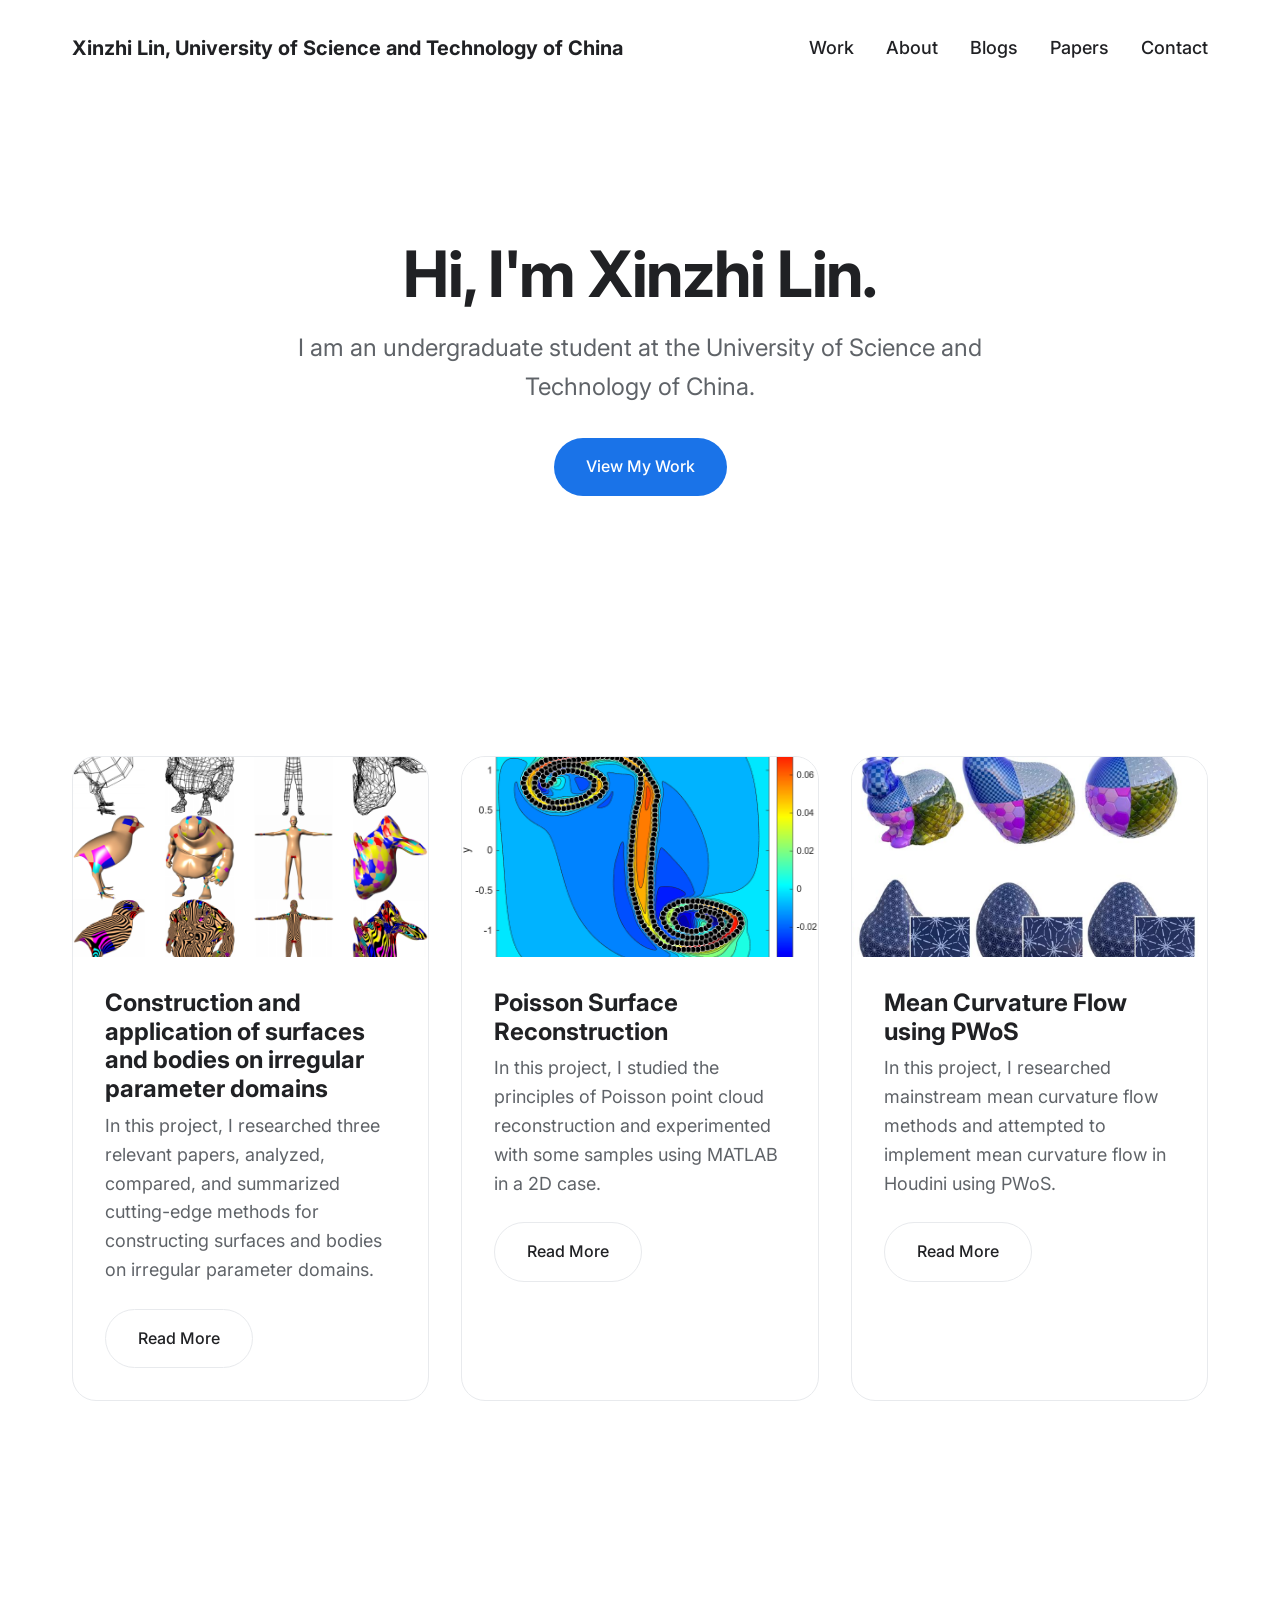
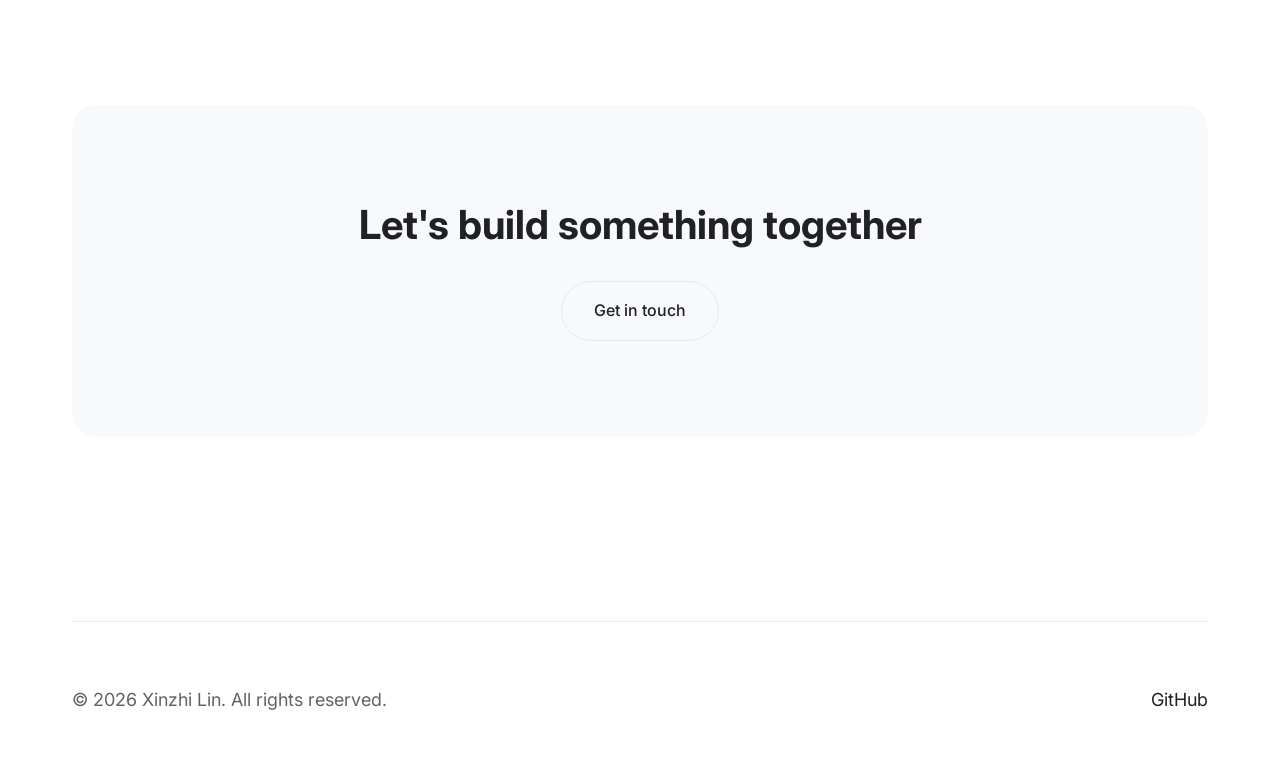
<file: index.html>
<!DOCTYPE html>
<html lang="en">
<head>
    <meta charset="UTF-8">
    <meta name="viewport" content="width=device-width, initial-scale=1.0">
    <title>Xinzhi Lin - Portfolio</title>
    <link rel="stylesheet" href="styles.css">
    <link rel="stylesheet" href="project-page.css">
</head>
<body>
    <div class="container">
        <!-- Header -->
        <header class="header reveal">
            <div class="logo">Xinzhi Lin, University of Science and Technology of China</div>
            <nav class="nav-links">
                <a href="#work">Work</a>
                <a href="about.html">About</a>
                <a href="blogs.html">Blogs</a>
                <a href="papers.html">Papers</a>
                <a href="contact.html">Contact</a>
            </nav>
        </header>

        <!-- Hero Section -->
        <main>
            <section class="section hero-section reveal">
                <h1 class="hero-headline">Hi, I'm Xinzhi Lin.</h1>
                <p class="hero-subheadline">I am an undergraduate student at the University of Science and Technology of China.</p>
                <a href="#work" class="btn btn-primary">View My Work</a>
            </section>

            <!-- Projects Section -->
            <section id="work" class="section">
                <div class="grid grid-cols-3">
                    <!-- Project 1 -->
                    <article class="project-card reveal">
                        <a href="projects/irregular-surfaces.html">
                            <img class="project-card-img" src="assets/projects/irregular-surfaces/thumbnail.png" alt="Irregular parameter domain surface construction">
                        </a>
                        <div class="project-content">
                            <h3 class="project-title">Construction and application of surfaces and bodies on irregular parameter domains</h3>
                            <p class="project-desc">In this project, I researched three relevant papers, analyzed, compared, and summarized cutting-edge methods for constructing surfaces and bodies on irregular parameter domains.</p>
                            <a href="projects/irregular-surfaces.html" class="btn btn-secondary">Read More</a>
                        </div>
                    </article>

                    <!-- Project 2 -->
                    <article class="project-card reveal">
                        <a href="projects/poisson-reconstruction.html">
                            <img class="project-card-img" src="assets/projects/poisson-reconstruction/thumbnail.png" alt="Poisson Surface Reconstruction in MATLAB">
                        </a>
                        <div class="project-content">
                            <h3 class="project-title">Poisson Surface Reconstruction</h3>
                            <p class="project-desc">In this project, I studied the principles of Poisson point cloud reconstruction and experimented with some samples using MATLAB in a 2D case.</p>
                            <a href="projects/poisson-reconstruction.html" class="btn btn-secondary">Read More</a>
                        </div>
                    </article>

                    <!-- Project 3 -->
                    <article class="project-card reveal">
                        <a href="projects/mean-curvature-flow.html">
                            <img class="project-card-img" src="assets/projects/mean-curvature-flow/thumbnail.png" alt="Mean Curvature Flow using PWoS">
                        </a>
                        <div class="project-content">
                            <h3 class="project-title">Mean Curvature Flow using PWoS</h3>
                            <p class="project-desc">In this project, I researched mainstream mean curvature flow methods and attempted to implement mean curvature flow in Houdini using PWoS.</p>
                            <a href="projects/mean-curvature-flow.html" class="btn btn-secondary">Read More</a>
                        </div>
                    </article>
                </div>
            </section>

            <!-- CTA Section -->
            <section class="section reveal">
                <div class="cta-section">
                    <h2 class="cta-headline">Let's build something together</h2>
                    <a href="contact.html" class="btn btn-secondary">Get in touch</a>
                </div>
            </section>
        </main>

        <!-- Footer -->
        <footer class="footer reveal">
            <div class="copyright">&copy; 2026 Xinzhi Lin. All rights reserved.</div>
            <div class="footer-links">
                <a href="https://github.com/ClevelandFG" target="_blank" rel="noopener noreferrer">GitHub</a>
            </div>
        </footer>
    </div>

    <script>
        document.addEventListener("DOMContentLoaded", function() {
            const observer = new IntersectionObserver((entries, observer) => {
                const intersectingEntries = entries.filter(entry => entry.isIntersecting);
                
                intersectingEntries.forEach((entry, index) => {
                    const el = entry.target;
                    // Stagger delay for elements appearing simultaneously
                    el.style.transitionDelay = `${index * 100}ms`;
                    // Trigger reflow to ensure transition runs
                    void el.offsetWidth;
                    el.classList.add('active');
                    observer.unobserve(el);
                });
            }, { threshold: 0.1 });

            document.querySelectorAll('.reveal').forEach((el) => {
                observer.observe(el);
            });
        });
    </script>
</body>
</html>
</file>
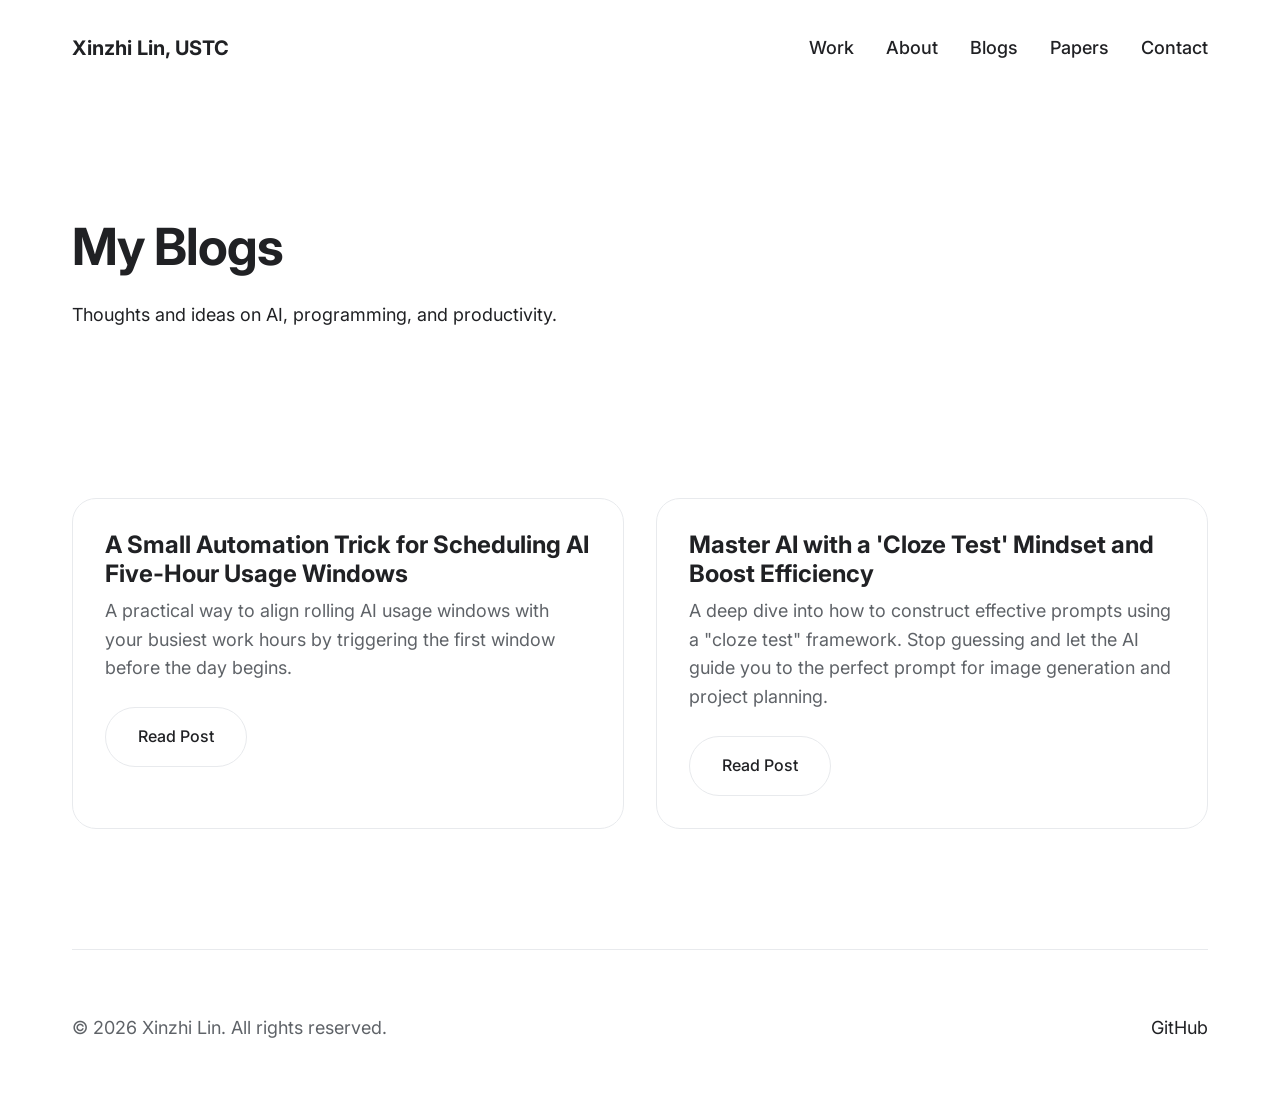
<file: blogs.html>
<!DOCTYPE html>
<html lang="en">
<head>
    <meta charset="UTF-8">
    <meta name="viewport" content="width=device-width, initial-scale=1.0">
    <title>Blogs - Xinzhi Lin</title>
    <link rel="stylesheet" href="styles.css">
    <link rel="stylesheet" href="project-page.css">
</head>
<body>
    <div class="container">
        <!-- Header -->
        <header class="header fade-in-up">
            <div class="logo"><a href="index.html">Xinzhi Lin, USTC</a></div>
            <nav class="nav-links">
                <a href="index.html#work">Work</a>
                <a href="about.html">About</a>
                <a href="blogs.html" class="active">Blogs</a>
                <a href="papers.html">Papers</a>
                <a href="contact.html">Contact</a>
            </nav>
        </header>

        <main>
            <section class="project-hero fade-in-up delay-100">
                <h1 class="project-page-title">My Blogs</h1>
                <p style="margin-top: 20px; color: var(--color-text-light);">Thoughts and ideas on AI, programming, and productivity.</p>
            </section>

            <section class="section fade-in-up delay-200">
                <div class="grid grid-cols-3">
                    <article class="project-card">
                        <div class="project-content">
                            <h3 class="project-title">A Small Automation Trick for Scheduling AI Five-Hour Usage Windows</h3>
                            <p class="project-desc">A practical way to align rolling AI usage windows with your busiest work hours by triggering the first window before the day begins.</p>
                            <a href="blogs/ai-five-hour-window-scheduling.html" class="btn btn-secondary">Read Post</a>
                        </div>
                    </article>

                    <article class="project-card">
                        <div class="project-content">
                            <h3 class="project-title">Master AI with a 'Cloze Test' Mindset and Boost Efficiency</h3>
                            <p class="project-desc">A deep dive into how to construct effective prompts using a "cloze test" framework. Stop guessing and let the AI guide you to the perfect prompt for image generation and project planning.</p>
                            <a href="blogs/master-ai-cloze-test.html" class="btn btn-secondary">Read Post</a>
                        </div>
                    </article>
                </div>
            </section>
        </main>

        <!-- Footer -->
        <footer class="footer fade-in-up delay-300">
            <div class="copyright">&copy; 2026 Xinzhi Lin. All rights reserved.</div>
            <div class="footer-links">
                <a href="https://github.com/ClevelandFG" target="_blank" rel="noopener noreferrer">GitHub</a>
            </div>
        </footer>
    </div>
</body>
</html>
</file>
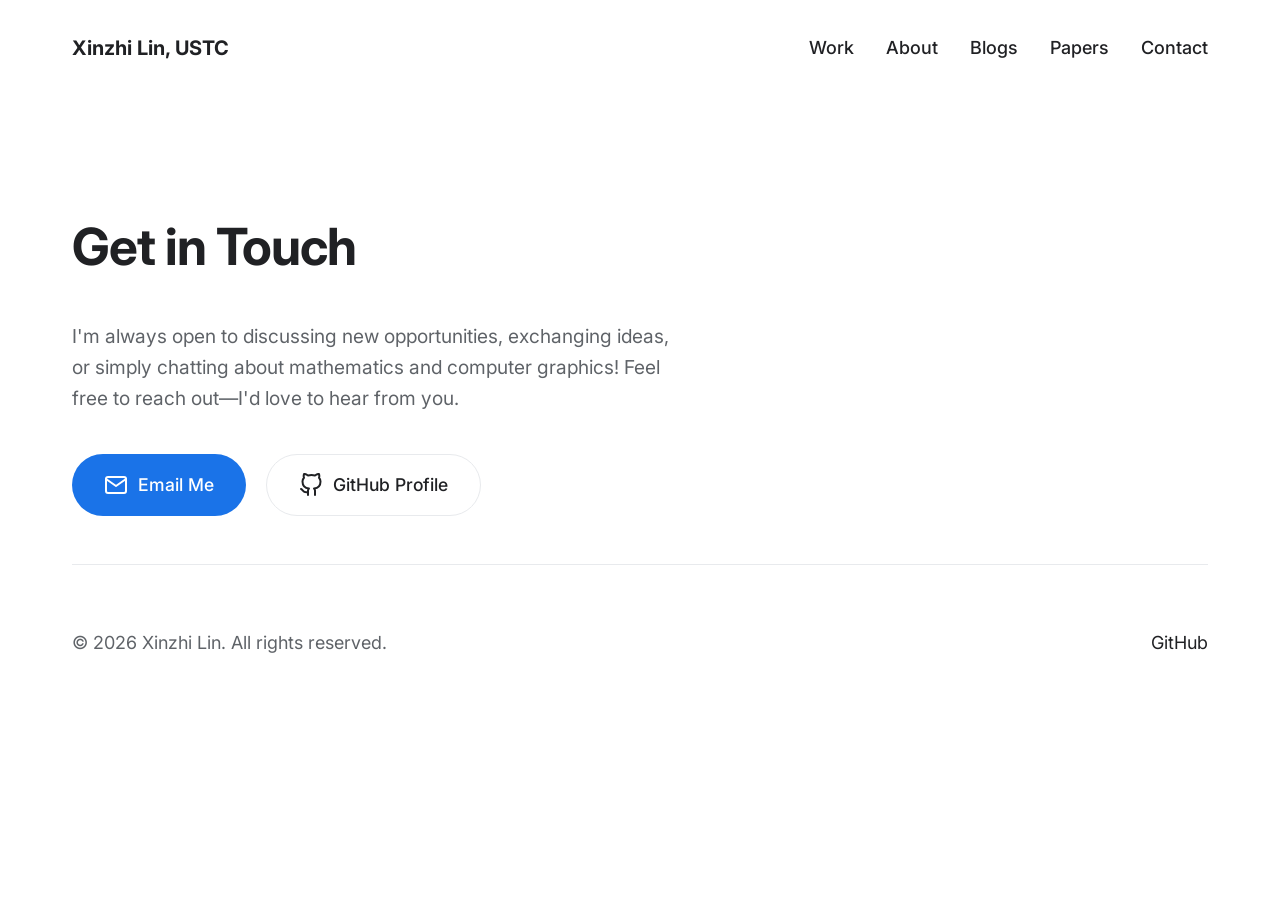
<file: contact.html>
<!DOCTYPE html>
<html lang="en">
<head>
    <meta charset="UTF-8">
    <meta name="viewport" content="width=device-width, initial-scale=1.0">
    <title>Contact - Xinzhi Lin</title>
    <link rel="stylesheet" href="styles.css">
    <link rel="stylesheet" href="project-page.css">
</head>
<body>
    <div class="container">
        <!-- Header -->
        <header class="header reveal">
            <div class="logo"><a href="index.html">Xinzhi Lin, USTC</a></div>
            <nav class="nav-links">
                <a href="index.html#work">Work</a>
                <a href="about.html">About</a>
                <a href="blogs.html">Blogs</a>
                <a href="papers.html">Papers</a>
                <a href="contact.html" class="active">Contact</a>
            </nav>
        </header>

        <main>
            <section class="project-hero reveal" style="min-height: 50vh; display: flex; flex-direction: column; justify-content: center;">
                <h1 class="project-page-title">Get in Touch</h1>
                <p style="margin-top: 20px; font-size: 1.2rem; color: var(--color-text-secondary); max-width: 600px;">
                    I'm always open to discussing new opportunities, exchanging ideas, or simply chatting about mathematics and computer graphics! Feel free to reach out—I'd love to hear from you.
                </p>
                <div style="margin-top: 40px; display: flex; gap: 20px; flex-wrap: wrap;">
                    <a href="mailto:linxinzhi@mail.ustc.edu.cn" class="btn btn-primary" style="font-size: 1.1rem;">
                        <svg width="24" height="24" viewBox="0 0 24 24" fill="none" stroke="currentColor" stroke-width="2" stroke-linecap="round" stroke-linejoin="round" style="margin-right: 10px;"><path d="M4 4h16c1.1 0 2 .9 2 2v12c0 1.1-.9 2-2 2H4c-1.1 0-2-.9-2-2V6c0-1.1.9-2 2-2z"></path><polyline points="22,6 12,13 2,6"></polyline></svg>
                        Email Me
                    </a>
                    <a href="https://github.com/ClevelandFG" target="_blank" rel="noopener noreferrer" class="btn btn-secondary" style="font-size: 1.1rem;">
                        <svg width="24" height="24" viewBox="0 0 24 24" fill="none" stroke="currentColor" stroke-width="2" stroke-linecap="round" stroke-linejoin="round" style="margin-right: 10px;"><path d="M9 19c-5 1.5-5-2.5-7-3m14 6v-3.87a3.37 3.37 0 0 0-.94-2.61c3.14-.35 6.44-1.54 6.44-7A5.44 5.44 0 0 0 20 4.77 5.07 5.07 0 0 0 19.91 1S18.73.65 16 2.48a13.38 13.38 0 0 0-7 0C6.27.65 5.09 1 5.09 1A5.07 5.07 0 0 0 5 4.77a5.44 5.44 0 0 0-1.5 3.78c0 5.42 3.3 6.61 6.44 7A3.37 3.37 0 0 0 9 18.13V22"></path></svg>
                        GitHub Profile
                    </a>
                </div>
            </section>
        </main>

        <!-- Footer -->
        <footer class="footer reveal">
            <div class="copyright">&copy; 2026 Xinzhi Lin. All rights reserved.</div>
            <div class="footer-links">
                <a href="https://github.com/ClevelandFG" target="_blank" rel="noopener noreferrer">GitHub</a>
            </div>
        </footer>
    </div>

    <script>
        document.addEventListener("DOMContentLoaded", function() {
            const observer = new IntersectionObserver((entries, observer) => {
                const intersectingEntries = entries.filter(entry => entry.isIntersecting);
                
                intersectingEntries.forEach((entry, index) => {
                    const el = entry.target;
                    // Stagger delay for elements appearing simultaneously
                    el.style.transitionDelay = `${index * 100}ms`;
                    // Trigger reflow to ensure transition runs
                    void el.offsetWidth;
                    el.classList.add('active');
                    observer.unobserve(el);
                });
            }, { threshold: 0.1 });

            document.querySelectorAll('.reveal').forEach((el) => {
                observer.observe(el);
            });
        });
    </script>
</body>
</html>
</file>
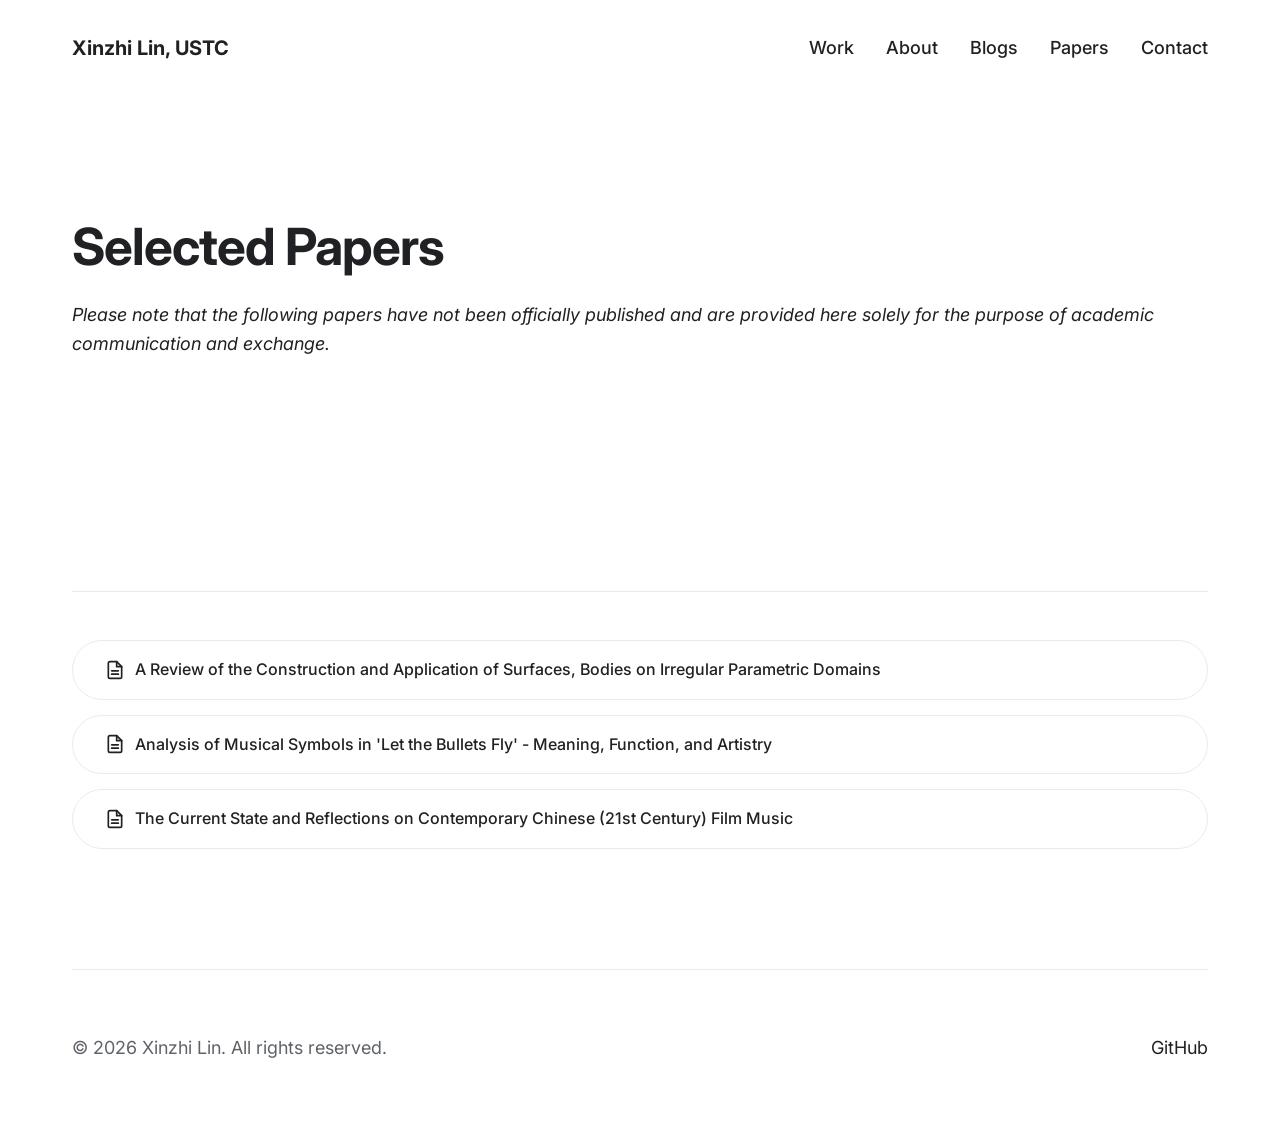
<file: papers.html>
<!DOCTYPE html>
<html lang="en">
<head>
    <meta charset="UTF-8">
    <meta name="viewport" content="width=device-width, initial-scale=1.0">
    <title>Papers - Xinzhi Lin</title>
    <link rel="stylesheet" href="styles.css">
    <link rel="stylesheet" href="project-page.css">
</head>
<body>
    <div class="container">
        <!-- Header -->
        <header class="header fade-in-up">
            <div class="logo"><a href="index.html">Xinzhi Lin, USTC</a></div>
            <nav class="nav-links">
                <a href="index.html#work">Work</a>
                <a href="about.html">About</a>
                <a href="blogs.html">Blogs</a>
                <a href="papers.html" class="active">Papers</a>
                <a href="contact.html">Contact</a>
            </nav>
        </header>

        <main>
            <section class="project-hero fade-in-up delay-100">
                <h1 class="project-page-title">Selected Papers</h1>
                <p style="margin-top: 20px; font-style: italic; color: var(--color-text-light);">Please note that the following papers have not been officially published and are provided here solely for the purpose of academic communication and exchange.</p>
            </section>

            <section class="section fade-in-up delay-200">
                <div class="project-downloads">
                    <div class="download-links" style="flex-direction: column; gap: 15px;">
                        <a href="assets/papers/A%20Review%20of%20the%20Construction%20and%20Application%20of%20Surfaces%2C%20Bodies%20on%20Irregular%20Parametric%20Domains.pdf" class="btn btn-secondary download-btn" target="_blank" rel="noopener noreferrer" style="justify-content: flex-start;">
                            <svg width="20" height="20" viewBox="0 0 24 24" fill="none" stroke="currentColor" stroke-width="2" stroke-linecap="round" stroke-linejoin="round"><path d="M14 2H6a2 2 0 0 0-2 2v16a2 2 0 0 0 2 2h12a2 2 0 0 0 2-2V8z"></path><polyline points="14 2 14 8 20 8"></polyline><line x1="16" y1="13" x2="8" y2="13"></line><line x1="16" y1="17" x2="8" y2="17"></line></svg>
                            A Review of the Construction and Application of Surfaces, Bodies on Irregular Parametric Domains
                        </a>
                        <a href="assets/papers/Analysis%20of%20Musical%20Symbols%20in%20'Let%20the%20Bullets%20Fly'%20-%20Meaning%2C%20Function%2C%20and%20Artistry.pdf" class="btn btn-secondary download-btn" target="_blank" rel="noopener noreferrer" style="justify-content: flex-start;">
                            <svg width="20" height="20" viewBox="0 0 24 24" fill="none" stroke="currentColor" stroke-width="2" stroke-linecap="round" stroke-linejoin="round"><path d="M14 2H6a2 2 0 0 0-2 2v16a2 2 0 0 0 2 2h12a2 2 0 0 0 2-2V8z"></path><polyline points="14 2 14 8 20 8"></polyline><line x1="16" y1="13" x2="8" y2="13"></line><line x1="16" y1="17" x2="8" y2="17"></line></svg>
                            Analysis of Musical Symbols in 'Let the Bullets Fly' - Meaning, Function, and Artistry
                        </a>
                        <a href="assets/papers/The%20Current%20State%20and%20Reflections%20on%20Contemporary%20Chinese%20(21st%20Century)%20Film%20Music.pdf" class="btn btn-secondary download-btn" target="_blank" rel="noopener noreferrer" style="justify-content: flex-start;">
                            <svg width="20" height="20" viewBox="0 0 24 24" fill="none" stroke="currentColor" stroke-width="2" stroke-linecap="round" stroke-linejoin="round"><path d="M14 2H6a2 2 0 0 0-2 2v16a2 2 0 0 0 2 2h12a2 2 0 0 0 2-2V8z"></path><polyline points="14 2 14 8 20 8"></polyline><line x1="16" y1="13" x2="8" y2="13"></line><line x1="16" y1="17" x2="8" y2="17"></line></svg>
                            The Current State and Reflections on Contemporary Chinese (21st Century) Film Music
                        </a>
                    </div>
                </div>
            </section>
        </main>

        <!-- Footer -->
        <footer class="footer fade-in-up delay-300">
            <div class="copyright">&copy; 2026 Xinzhi Lin. All rights reserved.</div>
            <div class="footer-links">
                <a href="https://github.com/ClevelandFG" target="_blank" rel="noopener noreferrer">GitHub</a>
            </div>
        </footer>
    </div>
</body>
</html>
</file>
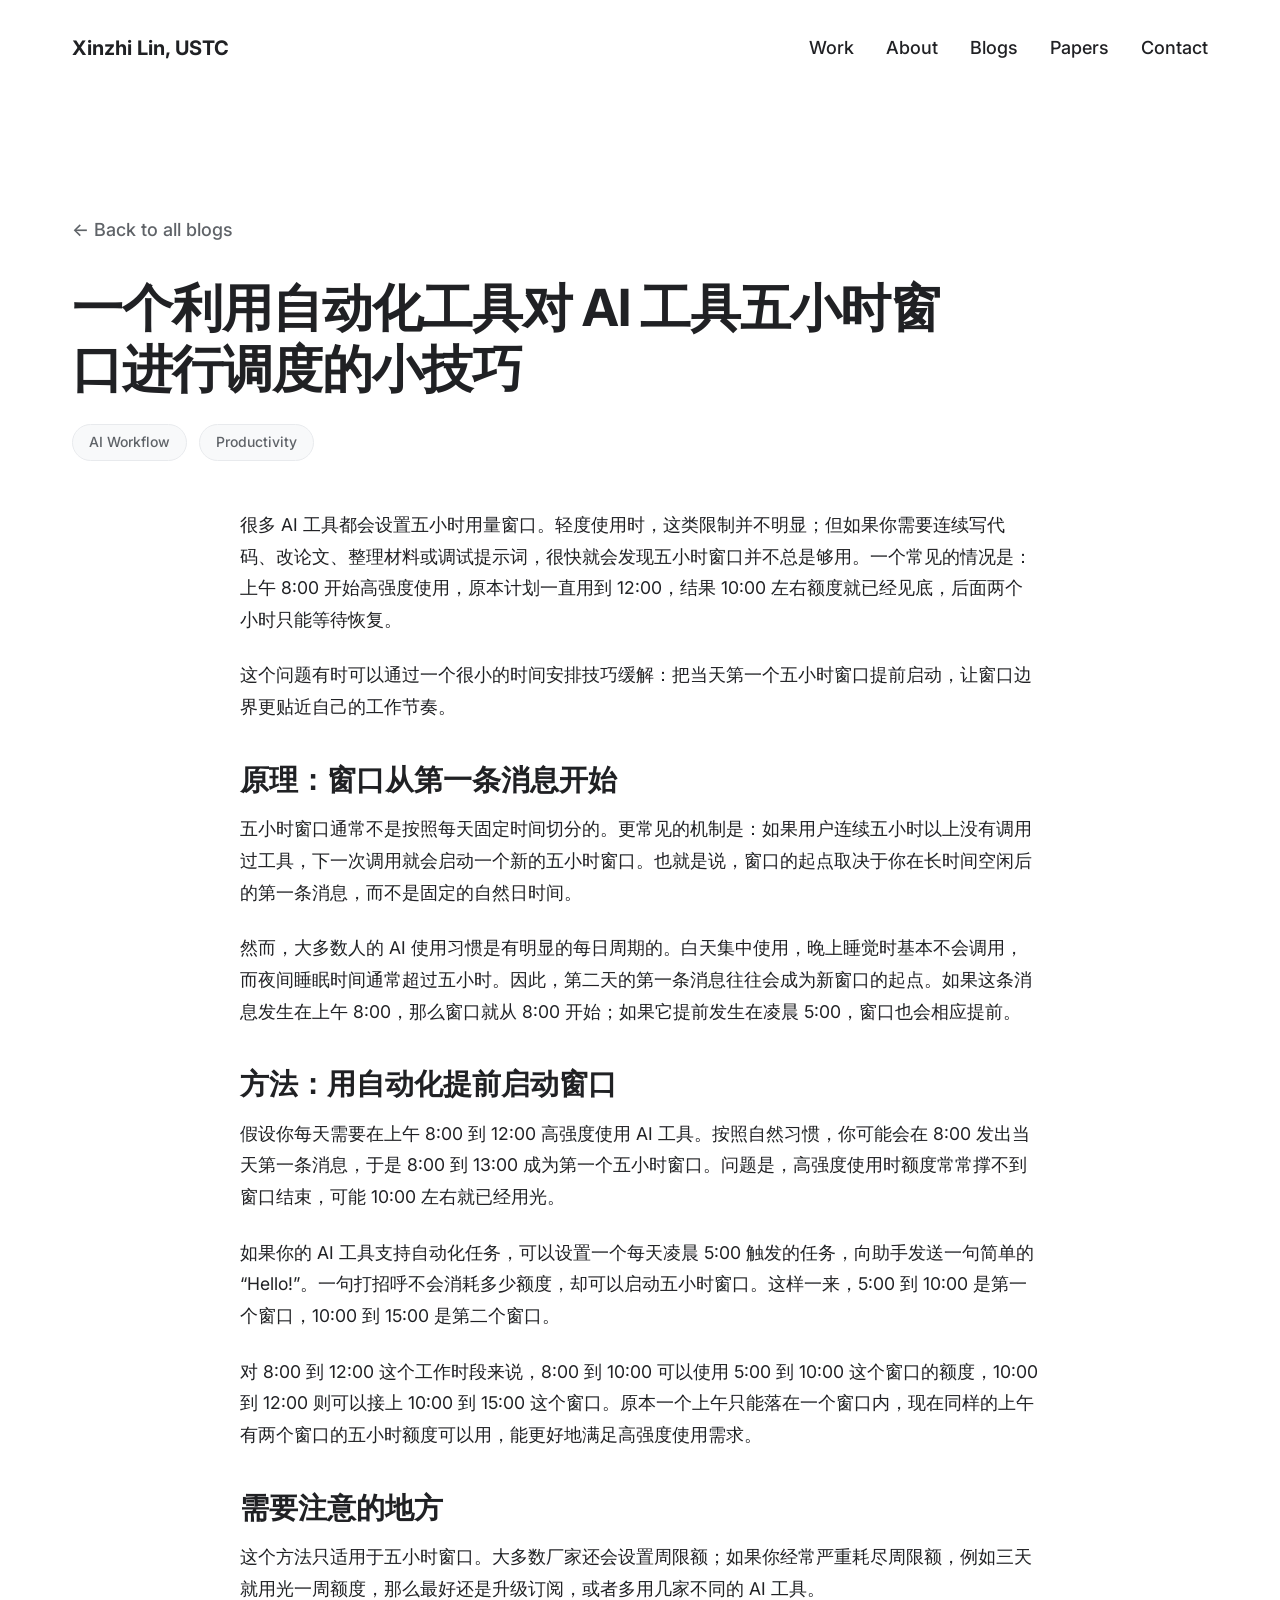
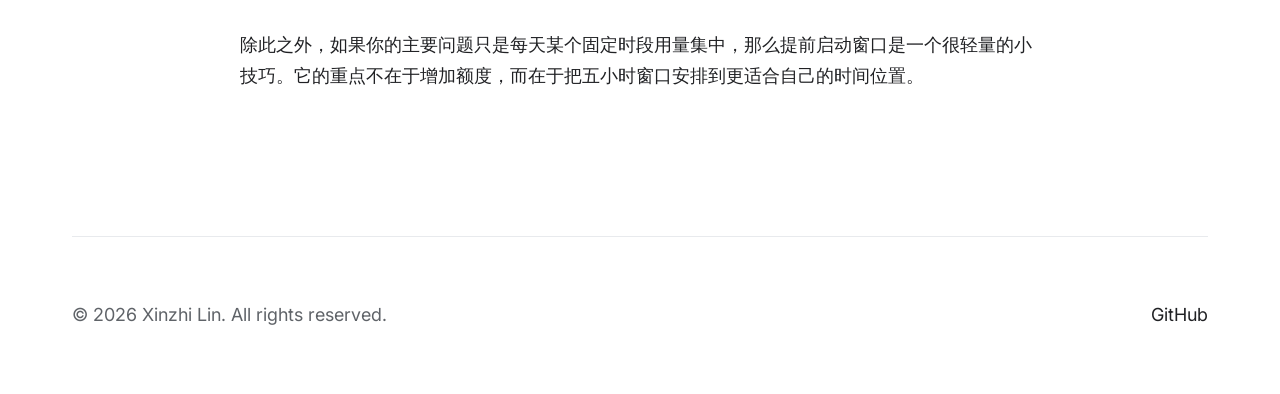
<file: blogs/ai-five-hour-window-scheduling.html>
<!DOCTYPE html>
<html lang="zh-CN">
<head>
    <meta charset="UTF-8">
    <meta name="viewport" content="width=device-width, initial-scale=1.0">
    <title>一个利用自动化工具对 AI 工具五小时窗口进行调度的小技巧 - Xinzhi Lin</title>
    <link rel="stylesheet" href="../styles.css">
    <link rel="stylesheet" href="../project-page.css">
    <style>
        .blog-content {
            font-size: 1.1rem;
            line-height: 1.8;
            color: var(--color-text-primary);
        }
        .blog-content h2 {
            margin-top: 2.5rem;
            margin-bottom: 1rem;
            color: var(--color-text-primary);
            font-size: 1.8rem;
        }
        .blog-content p {
            margin-bottom: 1.5rem;
        }
        .blog-content strong {
            color: var(--color-text-primary);
        }
    </style>
</head>
<body>
    <div class="container">
        <!-- Header -->
        <header class="header fade-in-up">
            <div class="logo"><a href="../index.html">Xinzhi Lin, USTC</a></div>
            <nav class="nav-links">
                <a href="../index.html#work">Work</a>
                <a href="../about.html">About</a>
                <a href="../blogs.html" class="active">Blogs</a>
                <a href="../papers.html">Papers</a>
                <a href="../contact.html">Contact</a>
            </nav>
        </header>

        <main>
            <section class="project-hero fade-in-up delay-100">
                <a href="../blogs.html" class="back-link">&larr; Back to all blogs</a>
                <h1 class="project-page-title">一个利用自动化工具对 AI 工具五小时窗口进行调度的小技巧</h1>
                <div class="project-meta">
                    <span class="meta-tag">AI Workflow</span>
                    <span class="meta-tag">Productivity</span>
                    <span class="meta-tag blog-last-updated" id="last-updated">
                        <svg xmlns="http://www.w3.org/2000/svg" width="14" height="14" viewBox="0 0 24 24" fill="none" stroke="currentColor" stroke-width="2" stroke-linecap="round" stroke-linejoin="round" style="vertical-align: -2px; margin-right: 4px;"><circle cx="12" cy="12" r="10"/><polyline points="12 6 12 12 16 14"/></svg>
                        Updated: loading...
                    </span>
                </div>
            </section>

            <section class="project-body fade-in-up delay-200">
                <div class="blog-content">
                    <p>很多 AI 工具都会设置五小时用量窗口。轻度使用时，这类限制并不明显；但如果你需要连续写代码、改论文、整理材料或调试提示词，很快就会发现五小时窗口并不总是够用。一个常见的情况是：上午 8:00 开始高强度使用，原本计划一直用到 12:00，结果 10:00 左右额度就已经见底，后面两个小时只能等待恢复。</p>

                    <p>这个问题有时可以通过一个很小的时间安排技巧缓解：把当天第一个五小时窗口提前启动，让窗口边界更贴近自己的工作节奏。</p>

                    <h2>原理：窗口从第一条消息开始</h2>
                    <p>五小时窗口通常不是按照每天固定时间切分的。更常见的机制是：如果用户连续五小时以上没有调用过工具，下一次调用就会启动一个新的五小时窗口。也就是说，窗口的起点取决于你在长时间空闲后的第一条消息，而不是固定的自然日时间。</p>

                    <p>然而，大多数人的 AI 使用习惯是有明显的每日周期的。白天集中使用，晚上睡觉时基本不会调用，而夜间睡眠时间通常超过五小时。因此，第二天的第一条消息往往会成为新窗口的起点。如果这条消息发生在上午 8:00，那么窗口就从 8:00 开始；如果它提前发生在凌晨 5:00，窗口也会相应提前。</p>

                    <h2>方法：用自动化提前启动窗口</h2>
                    <p>假设你每天需要在上午 8:00 到 12:00 高强度使用 AI 工具。按照自然习惯，你可能会在 8:00 发出当天第一条消息，于是 8:00 到 13:00 成为第一个五小时窗口。问题是，高强度使用时额度常常撑不到窗口结束，可能 10:00 左右就已经用光。</p>

                    <p>如果你的 AI 工具支持自动化任务，可以设置一个每天凌晨 5:00 触发的任务，向助手发送一句简单的 “Hello!”。一句打招呼不会消耗多少额度，却可以启动五小时窗口。这样一来，5:00 到 10:00 是第一个窗口，10:00 到 15:00 是第二个窗口。</p>

                    <p>对 8:00 到 12:00 这个工作时段来说，8:00 到 10:00 可以使用 5:00 到 10:00 这个窗口的额度，10:00 到 12:00 则可以接上 10:00 到 15:00 这个窗口。原本一个上午只能落在一个窗口内，现在同样的上午有两个窗口的五小时额度可以用，能更好地满足高强度使用需求。</p>

                    <h2>需要注意的地方</h2>
                    <p>这个方法只适用于五小时窗口。大多数厂家还会设置周限额；如果你经常严重耗尽周限额，例如三天就用光一周额度，那么最好还是升级订阅，或者多用几家不同的 AI 工具。</p>

                    <p>除此之外，如果你的主要问题只是每天某个固定时段用量集中，那么提前启动窗口是一个很轻量的小技巧。它的重点不在于增加额度，而在于把五小时窗口安排到更适合自己的时间位置。</p>
                </div>
            </section>
        </main>

        <!-- Footer -->
        <footer class="footer fade-in-up delay-300">
            <div class="copyright">&copy; 2026 Xinzhi Lin. All rights reserved.</div>
            <div class="footer-links">
                <a href="https://github.com/ClevelandFG" target="_blank" rel="noopener noreferrer">GitHub</a>
            </div>
        </footer>
    </div>
    <script src="../blog-date.js"></script>
</body>
</html>
</file>
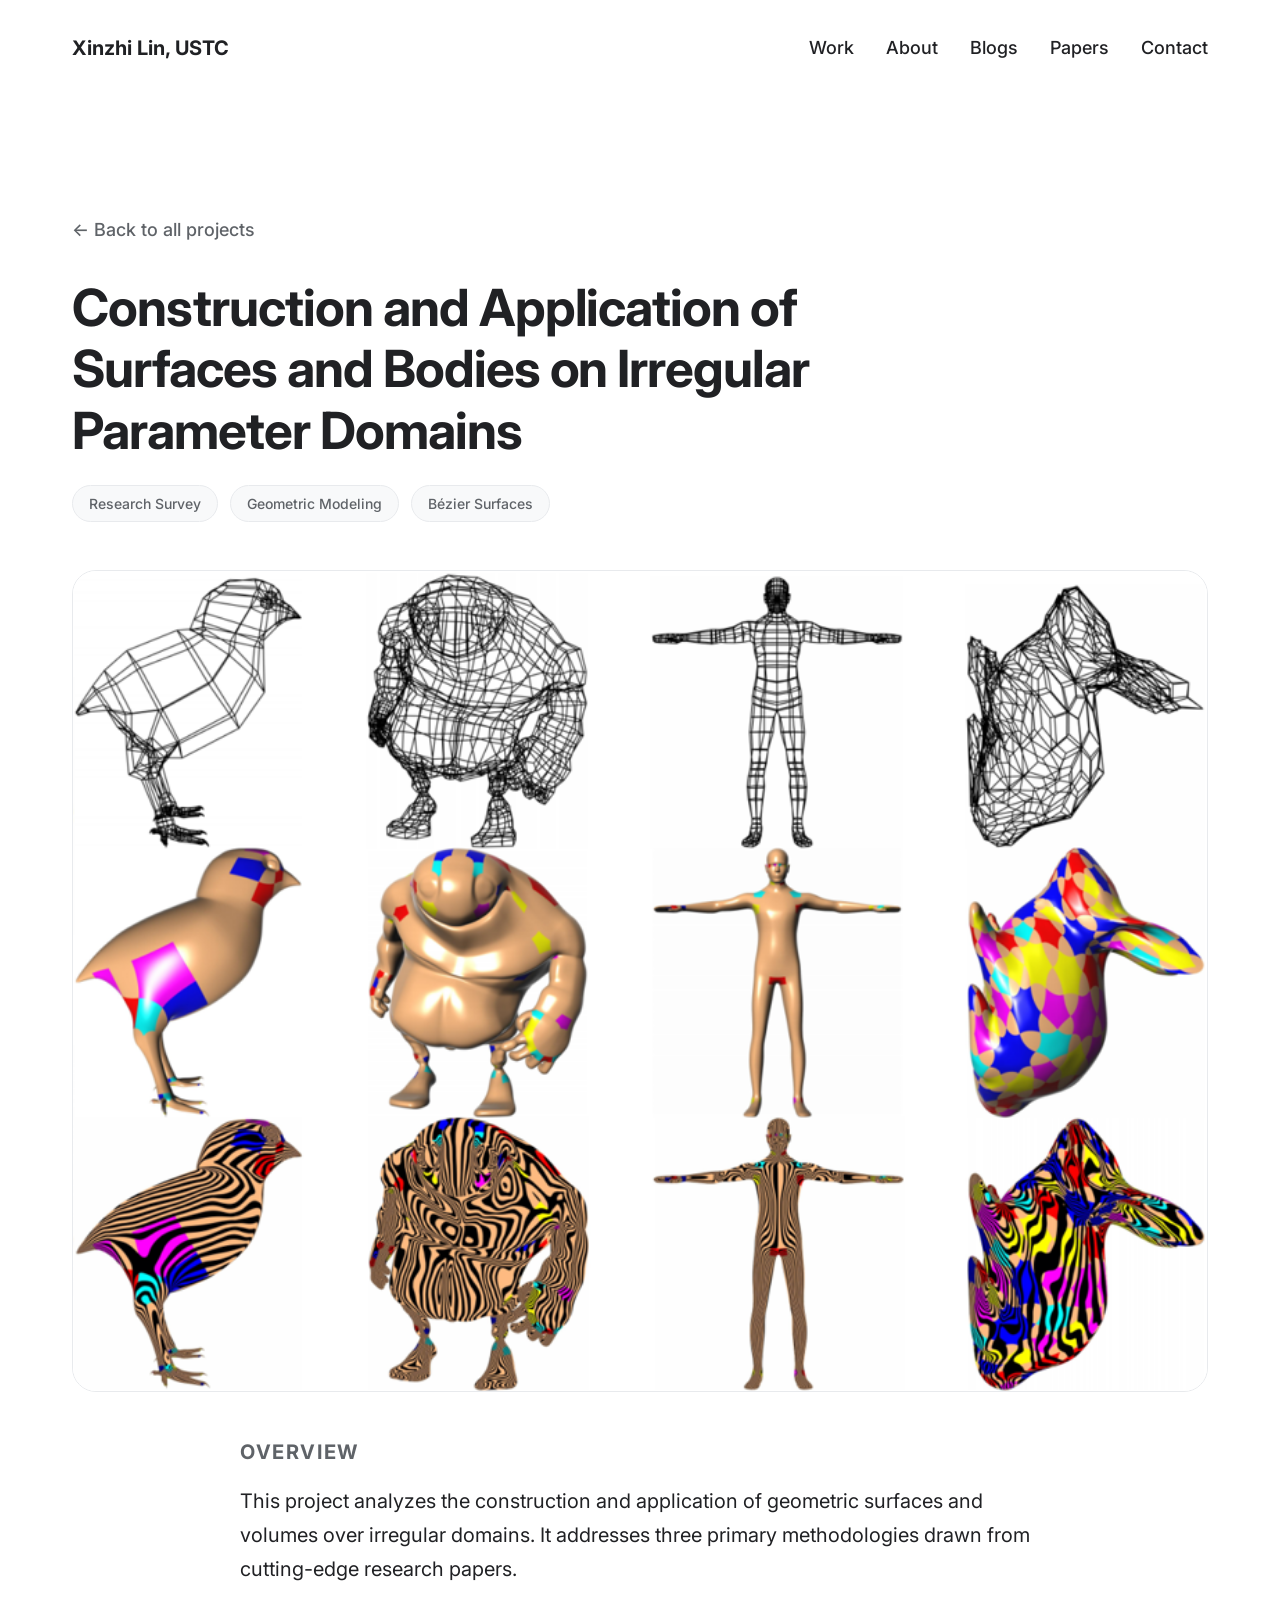
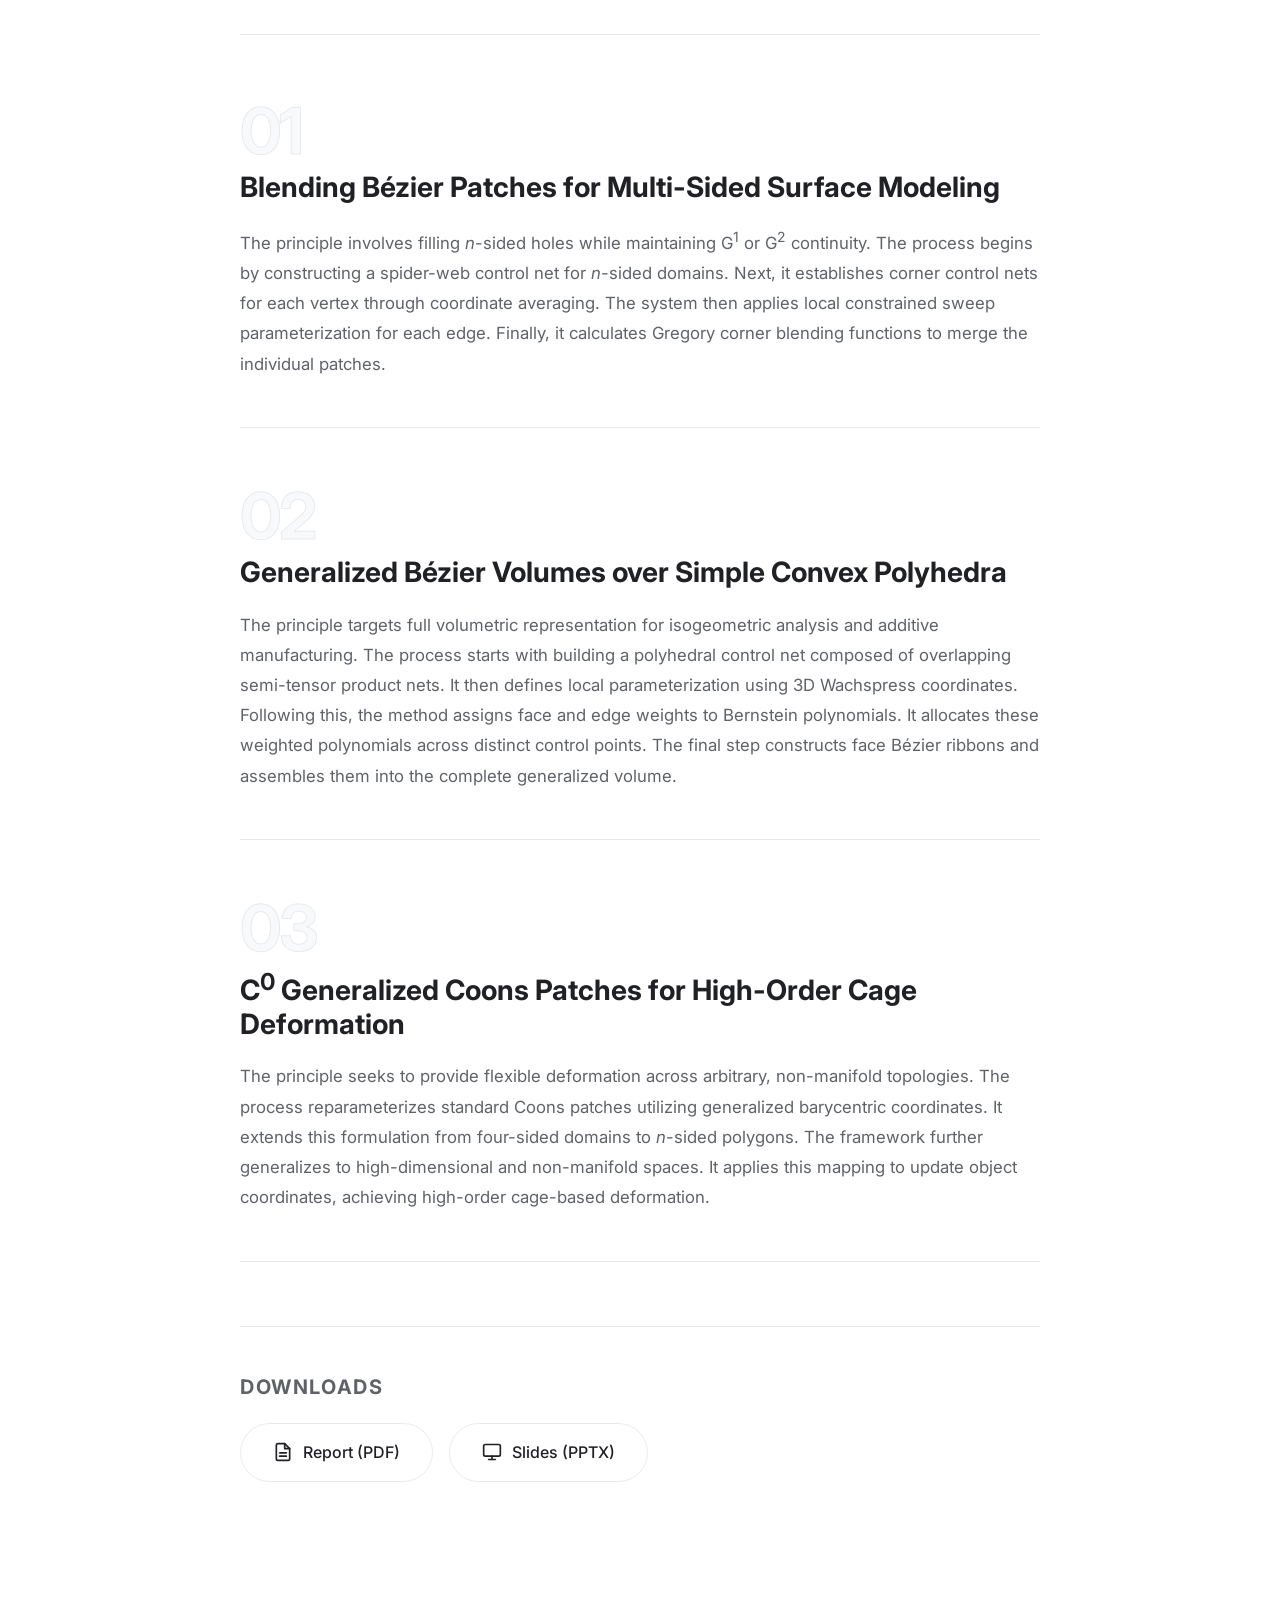
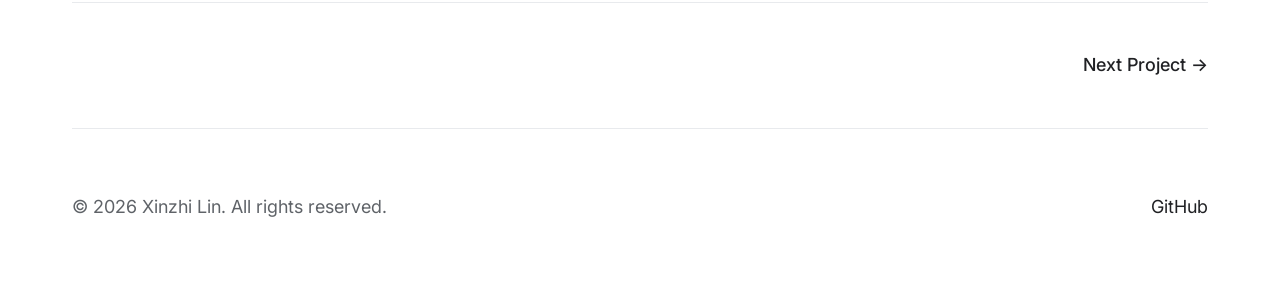
<file: projects/irregular-surfaces.html>
<!DOCTYPE html>
<html lang="en">
<head>
    <meta charset="UTF-8">
    <meta name="viewport" content="width=device-width, initial-scale=1.0">
    <title>Irregular Parameter Domains - Xinzhi Lin</title>
    <meta name="description" content="Construction and application of surfaces and bodies on irregular parameter domains — a research survey by Xinzhi Lin.">
    <link rel="stylesheet" href="../styles.css">
    <link rel="stylesheet" href="../project-page.css">
</head>
<body>
    <div class="container">
        <!-- Header -->
        <header class="header fade-in-up">
            <div class="logo"><a href="../index.html">Xinzhi Lin, USTC</a></div>
            <nav class="nav-links">
                <a href="../index.html#work">Work</a>
                <a href="../about.html">About</a>
                <a href="../blogs.html">Blogs</a>
                <a href="../papers.html">Papers</a>
                <a href="../contact.html">Contact</a>
            </nav>
        </header>

        <!-- Project Hero -->
        <main>
            <section class="project-hero fade-in-up delay-100">
                <a href="../index.html#work" class="back-link">&larr; Back to all projects</a>
                <h1 class="project-page-title">Construction and Application of Surfaces and Bodies on Irregular Parameter Domains</h1>
                <div class="project-meta">
                    <span class="meta-tag">Research Survey</span>
                    <span class="meta-tag">Geometric Modeling</span>
                    <span class="meta-tag">Bézier Surfaces</span>
                </div>
            </section>

            <!-- Cover Image -->
            <section class="project-cover fade-in-up delay-200">
                <img src="../assets/projects/irregular-surfaces/thumbnail.png" alt="Geometric surface construction examples showing wireframe, shaded, and textured 3D models">
            </section>

            <!-- Overview -->
            <section class="project-body fade-in-up delay-200">
                <div class="project-overview">
                    <h2>Overview</h2>
                    <p>This project analyzes the construction and application of geometric surfaces and volumes over irregular domains. It addresses three primary methodologies drawn from cutting-edge research papers.</p>
                </div>

                <!-- Method 1 -->
                <div class="project-section">
                    <div class="method-number">01</div>
                    <h2>Blending Bézier Patches for Multi-Sided Surface Modeling</h2>
                    <p>The principle involves filling <em>n</em>-sided holes while maintaining G<sup>1</sup> or G<sup>2</sup> continuity. The process begins by constructing a spider-web control net for <em>n</em>-sided domains. Next, it establishes corner control nets for each vertex through coordinate averaging. The system then applies local constrained sweep parameterization for each edge. Finally, it calculates Gregory corner blending functions to merge the individual patches.</p>
                </div>

                <!-- Method 2 -->
                <div class="project-section">
                    <div class="method-number">02</div>
                    <h2>Generalized Bézier Volumes over Simple Convex Polyhedra</h2>
                    <p>The principle targets full volumetric representation for isogeometric analysis and additive manufacturing. The process starts with building a polyhedral control net composed of overlapping semi-tensor product nets. It then defines local parameterization using 3D Wachspress coordinates. Following this, the method assigns face and edge weights to Bernstein polynomials. It allocates these weighted polynomials across distinct control points. The final step constructs face Bézier ribbons and assembles them into the complete generalized volume.</p>
                </div>

                <!-- Method 3 -->
                <div class="project-section">
                    <div class="method-number">03</div>
                    <h2>C<sup>0</sup> Generalized Coons Patches for High-Order Cage Deformation</h2>
                    <p>The principle seeks to provide flexible deformation across arbitrary, non-manifold topologies. The process reparameterizes standard Coons patches utilizing generalized barycentric coordinates. It extends this formulation from four-sided domains to <em>n</em>-sided polygons. The framework further generalizes to high-dimensional and non-manifold spaces. It applies this mapping to update object coordinates, achieving high-order cage-based deformation.</p>
                </div>

                <!-- Download Section -->
                <div class="project-downloads">
                    <h2>Downloads</h2>
                    <div class="download-links">
                        <a href="../assets/projects/irregular-surfaces/report.pdf" class="btn btn-secondary download-btn" target="_blank" rel="noopener noreferrer">
                            <svg width="20" height="20" viewBox="0 0 24 24" fill="none" stroke="currentColor" stroke-width="2" stroke-linecap="round" stroke-linejoin="round"><path d="M14 2H6a2 2 0 0 0-2 2v16a2 2 0 0 0 2 2h12a2 2 0 0 0 2-2V8z"></path><polyline points="14 2 14 8 20 8"></polyline><line x1="16" y1="13" x2="8" y2="13"></line><line x1="16" y1="17" x2="8" y2="17"></line></svg>
                            Report (PDF)
                        </a>
                        <a href="../assets/projects/irregular-surfaces/report.pptx" class="btn btn-secondary download-btn" target="_blank" rel="noopener noreferrer">
                            <svg width="20" height="20" viewBox="0 0 24 24" fill="none" stroke="currentColor" stroke-width="2" stroke-linecap="round" stroke-linejoin="round"><rect x="2" y="3" width="20" height="14" rx="2" ry="2"></rect><line x1="8" y1="21" x2="16" y2="21"></line><line x1="12" y1="17" x2="12" y2="21"></line></svg>
                            Slides (PPTX)
                        </a>
                    </div>
                </div>
            </section>

            <!-- Navigation -->
            <section class="project-nav fade-in-up delay-300">
                <div></div>
                <a href="poisson-reconstruction.html" class="nav-next">Next Project &rarr;</a>
            </section>
        </main>

        <!-- Footer -->
        <footer class="footer fade-in-up delay-300">
            <div class="copyright">&copy; 2026 Xinzhi Lin. All rights reserved.</div>
            <div class="footer-links">
                <a href="https://github.com/ClevelandFG" target="_blank" rel="noopener noreferrer">GitHub</a>
            </div>
        </footer>
    </div>
</body>
</html>
</file>
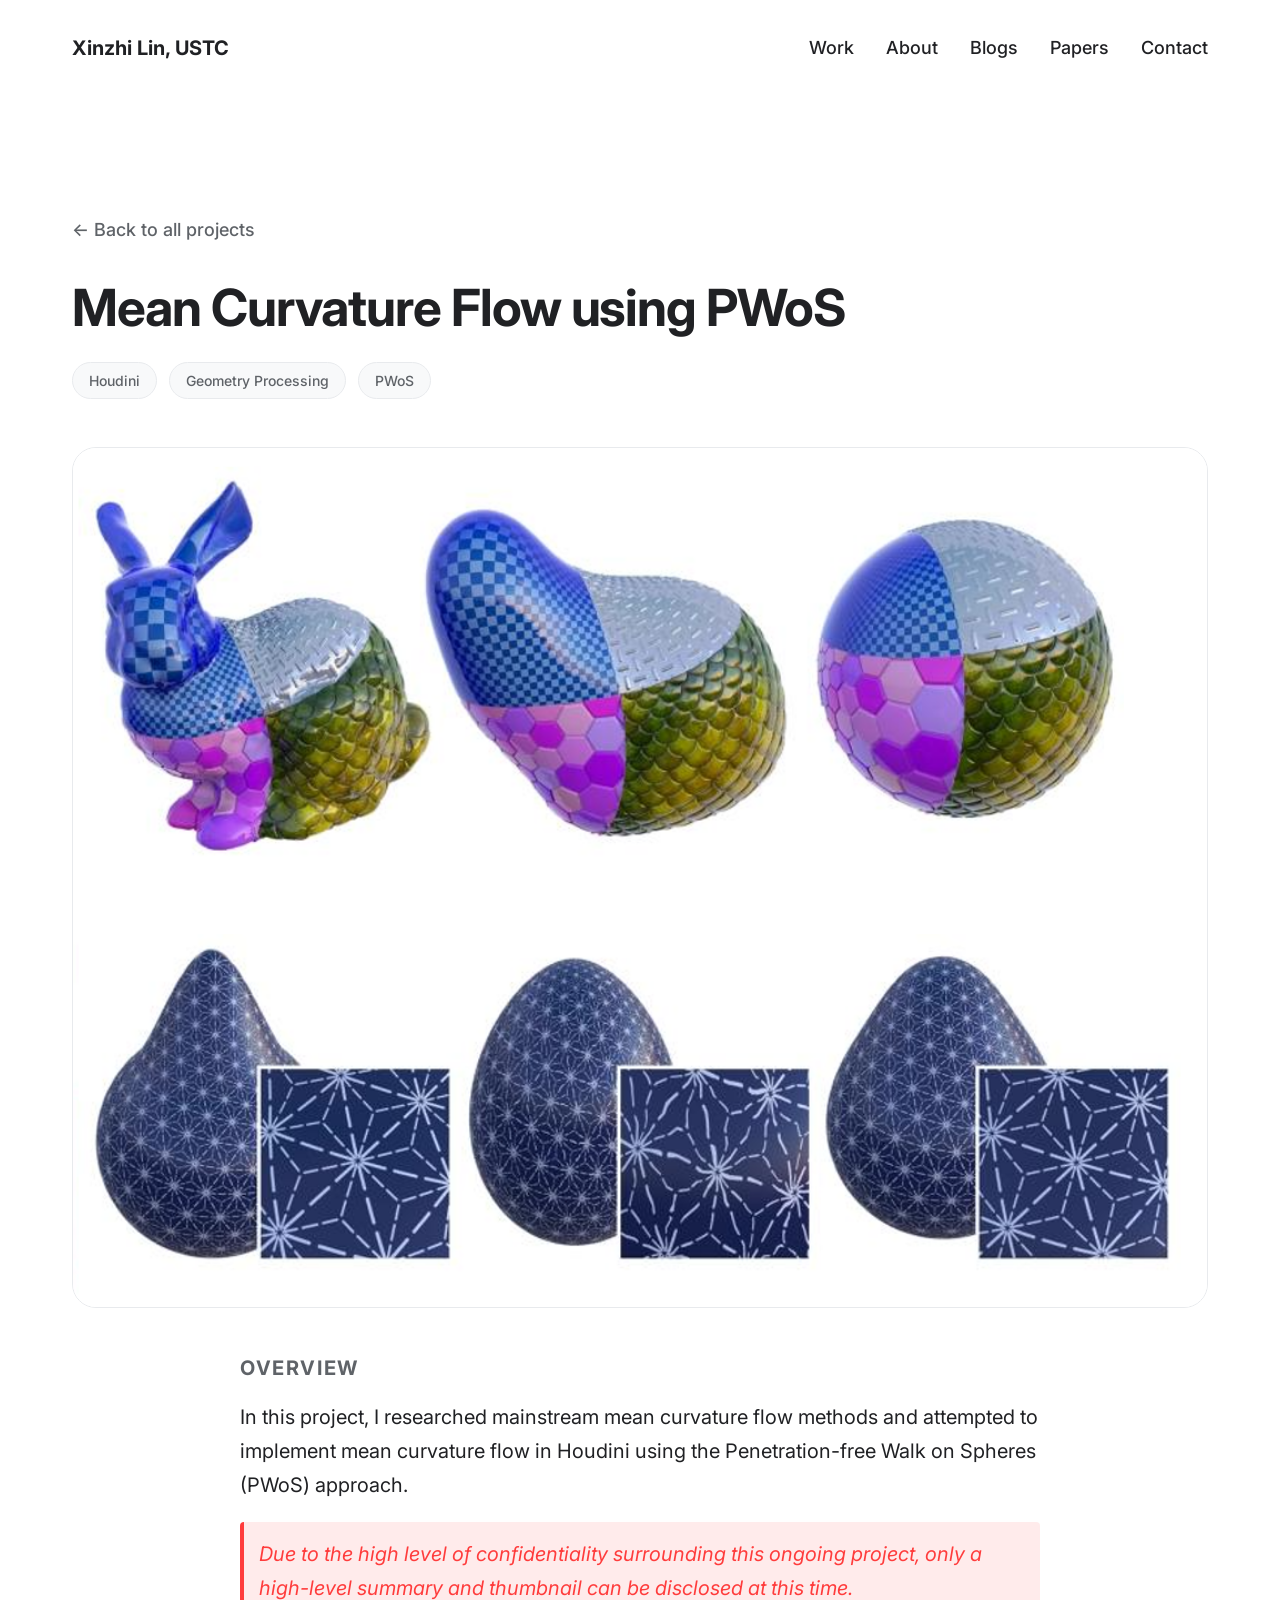
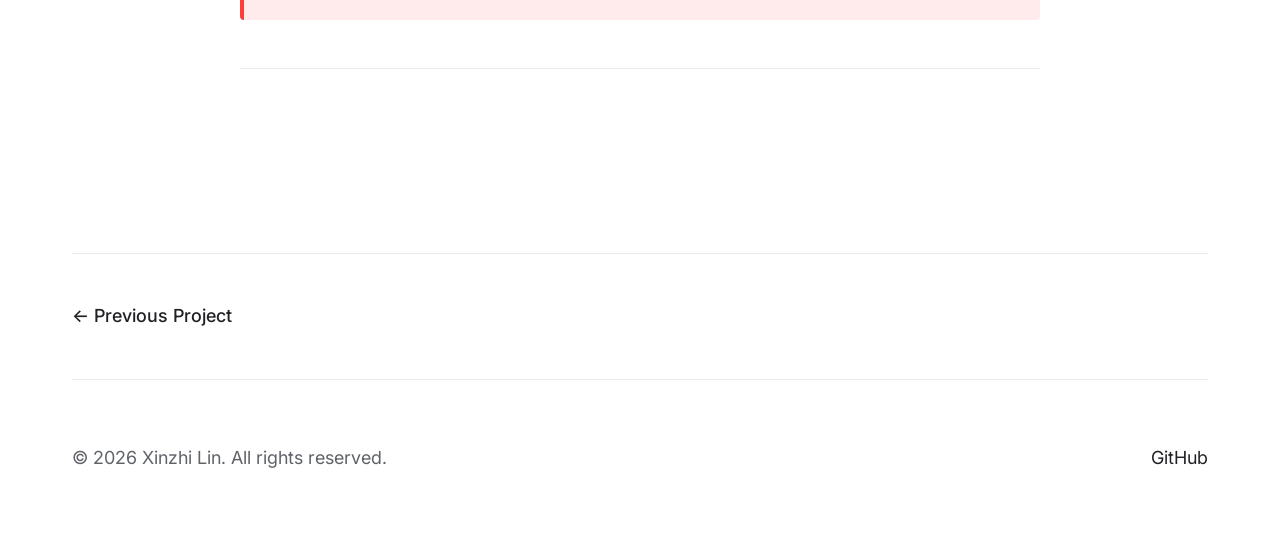
<file: projects/mean-curvature-flow.html>
<!DOCTYPE html>
<html lang="en">
<head>
    <meta charset="UTF-8">
    <meta name="viewport" content="width=device-width, initial-scale=1.0">
    <title>Mean Curvature Flow - Xinzhi Lin</title>
    <meta name="description" content="Mean Curvature Flow using PWoS.">
    <link rel="stylesheet" href="../styles.css">
    <link rel="stylesheet" href="../project-page.css">
</head>
<body>
    <div class="container">
        <!-- Header -->
        <header class="header fade-in-up">
            <div class="logo"><a href="../index.html">Xinzhi Lin, USTC</a></div>
            <nav class="nav-links">
                <a href="../index.html#work">Work</a>
                <a href="../about.html">About</a>
                <a href="../blogs.html">Blogs</a>
                <a href="../papers.html">Papers</a>
                <a href="../contact.html">Contact</a>
            </nav>
        </header>

        <!-- Project Hero -->
        <main>
            <section class="project-hero fade-in-up delay-100">
                <a href="../index.html#work" class="back-link">&larr; Back to all projects</a>
                <h1 class="project-page-title">Mean Curvature Flow using PWoS</h1>
                <div class="project-meta">
                    <span class="meta-tag">Houdini</span>
                    <span class="meta-tag">Geometry Processing</span>
                    <span class="meta-tag">PWoS</span>
                </div>
            </section>

            <!-- Cover Image -->
            <section class="project-cover fade-in-up delay-200">
                <img src="../assets/projects/mean-curvature-flow/thumbnail.png" alt="Mean Curvature Flow Thumbnail">
            </section>

            <!-- Overview -->
            <section class="project-body fade-in-up delay-200">
                <div class="project-overview">
                    <h2>Overview</h2>
                    <p>In this project, I researched mainstream mean curvature flow methods and attempted to implement mean curvature flow in Houdini using the Penetration-free Walk on Spheres (PWoS) approach.</p>
                    <div style="background-color: rgba(255, 60, 60, 0.1); border-left: 4px solid #ff3c3c; padding: 15px; margin-top: 20px; border-radius: 4px;">
                        <p style="margin: 0; color: #ff3c3c; font-style: italic;">Due to the high level of confidentiality surrounding this ongoing project, only a high-level summary and thumbnail can be disclosed at this time.</p>
                    </div>
                </div>
            </section>

            <!-- Navigation -->
            <section class="project-nav fade-in-up delay-300">
                <a href="poisson-reconstruction.html" class="nav-prev">&larr; Previous Project</a>
                <div></div>
            </section>
        </main>

        <!-- Footer -->
        <footer class="footer fade-in-up delay-300">
            <div class="copyright">&copy; 2026 Xinzhi Lin. All rights reserved.</div>
            <div class="footer-links">
                <a href="https://github.com/ClevelandFG" target="_blank" rel="noopener noreferrer">GitHub</a>
            </div>
        </footer>
    </div>
</body>
</html>
</file>
<file: styles.css>
@import url('https://fonts.googleapis.com/css2?family=Inter:wght@400;500;700&family=Roboto:wght@400;500;700&display=swap');

/* ==========================================================================
   CSS Variables (Design Tokens)
   ========================================================================== */
:root {
  /* Colors */
  --color-bg-primary: #FFFFFF;
  --color-bg-secondary: #F8F9FA;
  --color-text-primary: #202124;
  --color-text-secondary: #5F6368;
  --color-accent-blue: #1A73E8;
  --color-accent-red: #EA4335;
  --color-accent-yellow: #FBBC05;
  --color-accent-green: #34A853;
  --color-border: #E8EAED;

  /* Typography */
  --font-family-base: 'Inter', 'Roboto', sans-serif;
  --font-size-base: 1.125rem; /* 18px */
  --line-height-base: 1.6;

  /* Layout */
  --section-padding-y: 120px;
  --container-max-width: 1200px;
  --grid-gap: 2rem;

  /* UI Elements */
  --border-radius-lg: 24px;
  --border-radius-md: 12px;
  --border-radius-pill: 9999px;
  --shadow-hover: 0 4px 6px rgba(0, 0, 0, 0.05);

  /* Motion */
  --easing-standard: cubic-bezier(0.4, 0.0, 0.2, 1);
  --duration-swift: 150ms;
  --duration-smooth: 350ms;
}

/* ==========================================================================
   Reset & Base Styles
   ========================================================================== */
*, *::before, *::after {
  box-sizing: border-box;
  margin: 0;
  padding: 0;
}

body {
  font-family: var(--font-family-base);
  font-size: var(--font-size-base);
  line-height: var(--line-height-base);
  color: var(--color-text-primary);
  background-color: var(--color-bg-primary);
  -webkit-font-smoothing: antialiased;
  -moz-osx-font-smoothing: grayscale;
}

a {
  color: var(--color-text-primary);
  text-decoration: none;
  transition: color var(--duration-swift) var(--easing-standard);
}

a:hover {
  color: var(--color-accent-blue);
}

h1, h2, h3, h4, h5, h6 {
  font-weight: 700;
  line-height: 1.2;
  margin-bottom: 1rem;
}

img {
  max-width: 100%;
  height: auto;
  display: block;
}

/* ==========================================================================
   Layout & Grid
   ========================================================================== */
.container {
  max-width: var(--container-max-width);
  margin: 0 auto;
  padding: 0 2rem;
}

.section {
  padding: var(--section-padding-y) 0;
}

.grid {
  display: grid;
  gap: var(--grid-gap);
}

.grid-cols-3 {
  grid-template-columns: repeat(auto-fit, minmax(300px, 1fr));
}

/* ==========================================================================
   Typography
   ========================================================================== */
.hero-headline {
  font-size: clamp(3rem, 5vw, 5rem);
  letter-spacing: -0.02em;
  text-align: center;
}

.hero-subheadline {
  font-size: 1.5rem;
  color: var(--color-text-secondary);
  text-align: center;
  max-width: 800px;
  margin: 0 auto 2rem;
}

/* ==========================================================================
   UI Elements
   ========================================================================== */
.btn {
  display: inline-flex;
  align-items: center;
  justify-content: center;
  padding: 1rem 2rem;
  border-radius: var(--border-radius-pill);
  font-weight: 500;
  cursor: pointer;
  transition: all var(--duration-swift) var(--easing-standard);
  border: none;
  font-size: 1rem;
}

.btn-primary {
  background-color: var(--color-accent-blue);
  color: #FFFFFF;
}

.btn-primary:hover {
  background-color: #155EBA; /* Darker blue */
  color: #FFFFFF;
  transform: translateY(-2px);
}

.btn-secondary {
  background-color: transparent;
  color: var(--color-text-primary);
  border: 1px solid var(--color-border);
}

.btn-secondary:hover {
  background-color: var(--color-bg-secondary);
  transform: translateY(-2px);
}

/* ==========================================================================
   Components
   ========================================================================== */
/* Header */
.header {
  padding: 2rem 0;
  display: flex;
  justify-content: space-between;
  align-items: center;
}

.logo {
  font-weight: 700;
  font-size: 1.25rem;
}

.nav-links {
  display: flex;
  gap: 2rem;
}

.nav-links a {
  font-weight: 500;
}

/* Hero Section */
.hero-section {
  display: flex;
  flex-direction: column;
  align-items: center;
  justify-content: center;
  min-height: 60vh;
}

/* Project Card */
.project-card {
  background-color: var(--color-bg-primary);
  border: 1px solid var(--color-border);
  border-radius: var(--border-radius-lg);
  overflow: hidden;
  transition: box-shadow var(--duration-swift) var(--easing-standard), transform var(--duration-swift) var(--easing-standard);
}

.project-card:hover {
  box-shadow: var(--shadow-hover);
  transform: translateY(-4px);
}

.project-image-placeholder {
  width: 100%;
  aspect-ratio: 16/9;
  background-color: var(--color-bg-secondary);
  display: flex;
  align-items: center;
  justify-content: center;
  color: var(--color-text-secondary);
  font-weight: 500;
}

.project-content {
  padding: 2rem;
}

.project-title {
  font-size: 1.5rem;
  margin-bottom: 0.5rem;
}

.project-desc {
  color: var(--color-text-secondary);
  margin-bottom: 1.5rem;
}

/* CTA Section */
.cta-section {
  text-align: center;
  background-color: var(--color-bg-secondary);
  border-radius: var(--border-radius-lg);
  padding: 6rem 2rem;
  margin: 4rem 0;
}

.cta-headline {
  font-size: 2.5rem;
  margin-bottom: 2rem;
}

/* Footer */
.footer {
  padding: 4rem 0;
  border-top: 1px solid var(--color-border);
  display: flex;
  justify-content: space-between;
  color: var(--color-text-secondary);
}

.footer-links {
  display: flex;
  gap: 1.5rem;
}

/* ==========================================================================
   Animations
   ========================================================================== */
.reveal {
  opacity: 0;
  transform: translateY(40px);
  transition: opacity 600ms cubic-bezier(0.4, 0.0, 0.2, 1), transform 600ms cubic-bezier(0.4, 0.0, 0.2, 1);
}

.reveal.active {
  opacity: 1;
  transform: translateY(0);
}

/* Legacy animations for other pages */
.fade-in-up {
  opacity: 0;
  transform: translateY(20px);
  animation: fadeInUp var(--duration-smooth) var(--easing-standard) forwards;
}

@keyframes fadeInUp {
  to {
    opacity: 1;
    transform: translateY(0);
  }
}

.delay-100 { animation-delay: 100ms; }
.delay-200 { animation-delay: 200ms; }
.delay-300 { animation-delay: 300ms; }
</file>
<file: project-page.css>
/* ==========================================================================
   Project Page Styles
   ========================================================================== */

/* Back Link */
.back-link {
  display: inline-block;
  color: var(--color-text-secondary);
  font-weight: 500;
  margin-bottom: 2rem;
  transition: color var(--duration-swift) var(--easing-standard);
}

.back-link:hover {
  color: var(--color-accent-blue);
}

/* Project Hero */
.project-hero {
  padding-top: var(--section-padding-y);
  padding-bottom: 3rem;
}

.project-page-title {
  font-size: clamp(2rem, 4vw, 3.5rem);
  letter-spacing: -0.02em;
  max-width: 900px;
  margin-bottom: 1.5rem;
}

/* Meta Tags */
.project-meta {
  display: flex;
  flex-wrap: wrap;
  gap: 0.75rem;
}

.meta-tag {
  display: inline-block;
  padding: 0.4rem 1rem;
  background-color: var(--color-bg-secondary);
  border: 1px solid var(--color-border);
  border-radius: var(--border-radius-pill);
  font-size: 0.875rem;
  font-weight: 500;
  color: var(--color-text-secondary);
}

.blog-last-updated {
  background-color: #f0fdf4;
  border-color: #bbf7d0;
  color: #166534;
  font-size: 0.8125rem;
  display: inline-flex;
  align-items: center;
}

/* Cover Image */
.project-cover {
  padding-bottom: 3rem;
}

.project-cover img {
  width: 100%;
  border-radius: var(--border-radius-lg);
  border: 1px solid var(--color-border);
  object-fit: cover;
}

/* Project Body */
.project-body {
  max-width: 800px;
  margin: 0 auto;
  padding-bottom: var(--section-padding-y);
}

.project-overview {
  margin-bottom: 4rem;
  padding-bottom: 3rem;
  border-bottom: 1px solid var(--color-border);
}

.project-overview h2 {
  font-size: 1.25rem;
  color: var(--color-text-secondary);
  text-transform: uppercase;
  letter-spacing: 0.08em;
  margin-bottom: 1.25rem;
}

.project-overview p {
  font-size: 1.25rem;
  line-height: 1.7;
  color: var(--color-text-primary);
}

/* Method Sections */
.project-section {
  margin-bottom: 3.5rem;
  padding-bottom: 3rem;
  border-bottom: 1px solid var(--color-border);
  position: relative;
}

.project-section:last-of-type {
  border-bottom: none;
}

.method-number {
  font-size: 4rem;
  font-weight: 700;
  color: var(--color-bg-secondary);
  line-height: 1;
  margin-bottom: 0.5rem;
  letter-spacing: -0.04em;
  /* Subtle stroke effect so the number is visible but not dominant */
  -webkit-text-stroke: 1px var(--color-border);
}

.project-section h2 {
  font-size: 1.75rem;
  margin-bottom: 1.25rem;
}

.project-section p {
  color: var(--color-text-secondary);
  line-height: 1.8;
  font-size: 1.05rem;
}

/* Downloads */
.project-downloads {
  margin-top: 4rem;
  padding-top: 3rem;
  border-top: 1px solid var(--color-border);
}

.project-downloads h2 {
  font-size: 1.25rem;
  color: var(--color-text-secondary);
  text-transform: uppercase;
  letter-spacing: 0.08em;
  margin-bottom: 1.5rem;
}

.download-links {
  display: flex;
  flex-wrap: wrap;
  gap: 1rem;
}

.download-btn {
  display: inline-flex;
  align-items: center;
  gap: 0.625rem;
}

.download-btn svg {
  flex-shrink: 0;
}

/* Project Navigation (prev / next) */
.project-nav {
  display: flex;
  justify-content: space-between;
  align-items: center;
  padding: 3rem 0;
  border-top: 1px solid var(--color-border);
}

.project-nav a {
  font-weight: 500;
  font-size: 1.125rem;
  transition: color var(--duration-swift) var(--easing-standard);
}

.project-nav a:hover {
  color: var(--color-accent-blue);
}

.nav-next {
  margin-left: auto;
}

/* ==========================================================================
   Project Card Image (shared with index.html)
   ========================================================================== */
.project-card-img {
  width: 100%;
  aspect-ratio: 16/9;
  object-fit: cover;
  display: block;
}

/* ==========================================================================
   Responsive
   ========================================================================== */
@media (max-width: 768px) {
  .project-page-title {
    font-size: 1.75rem;
  }

  .project-body {
    padding-left: 1rem;
    padding-right: 1rem;
  }

  .method-number {
    font-size: 3rem;
  }

  .download-links {
    flex-direction: column;
  }
}
</file>
